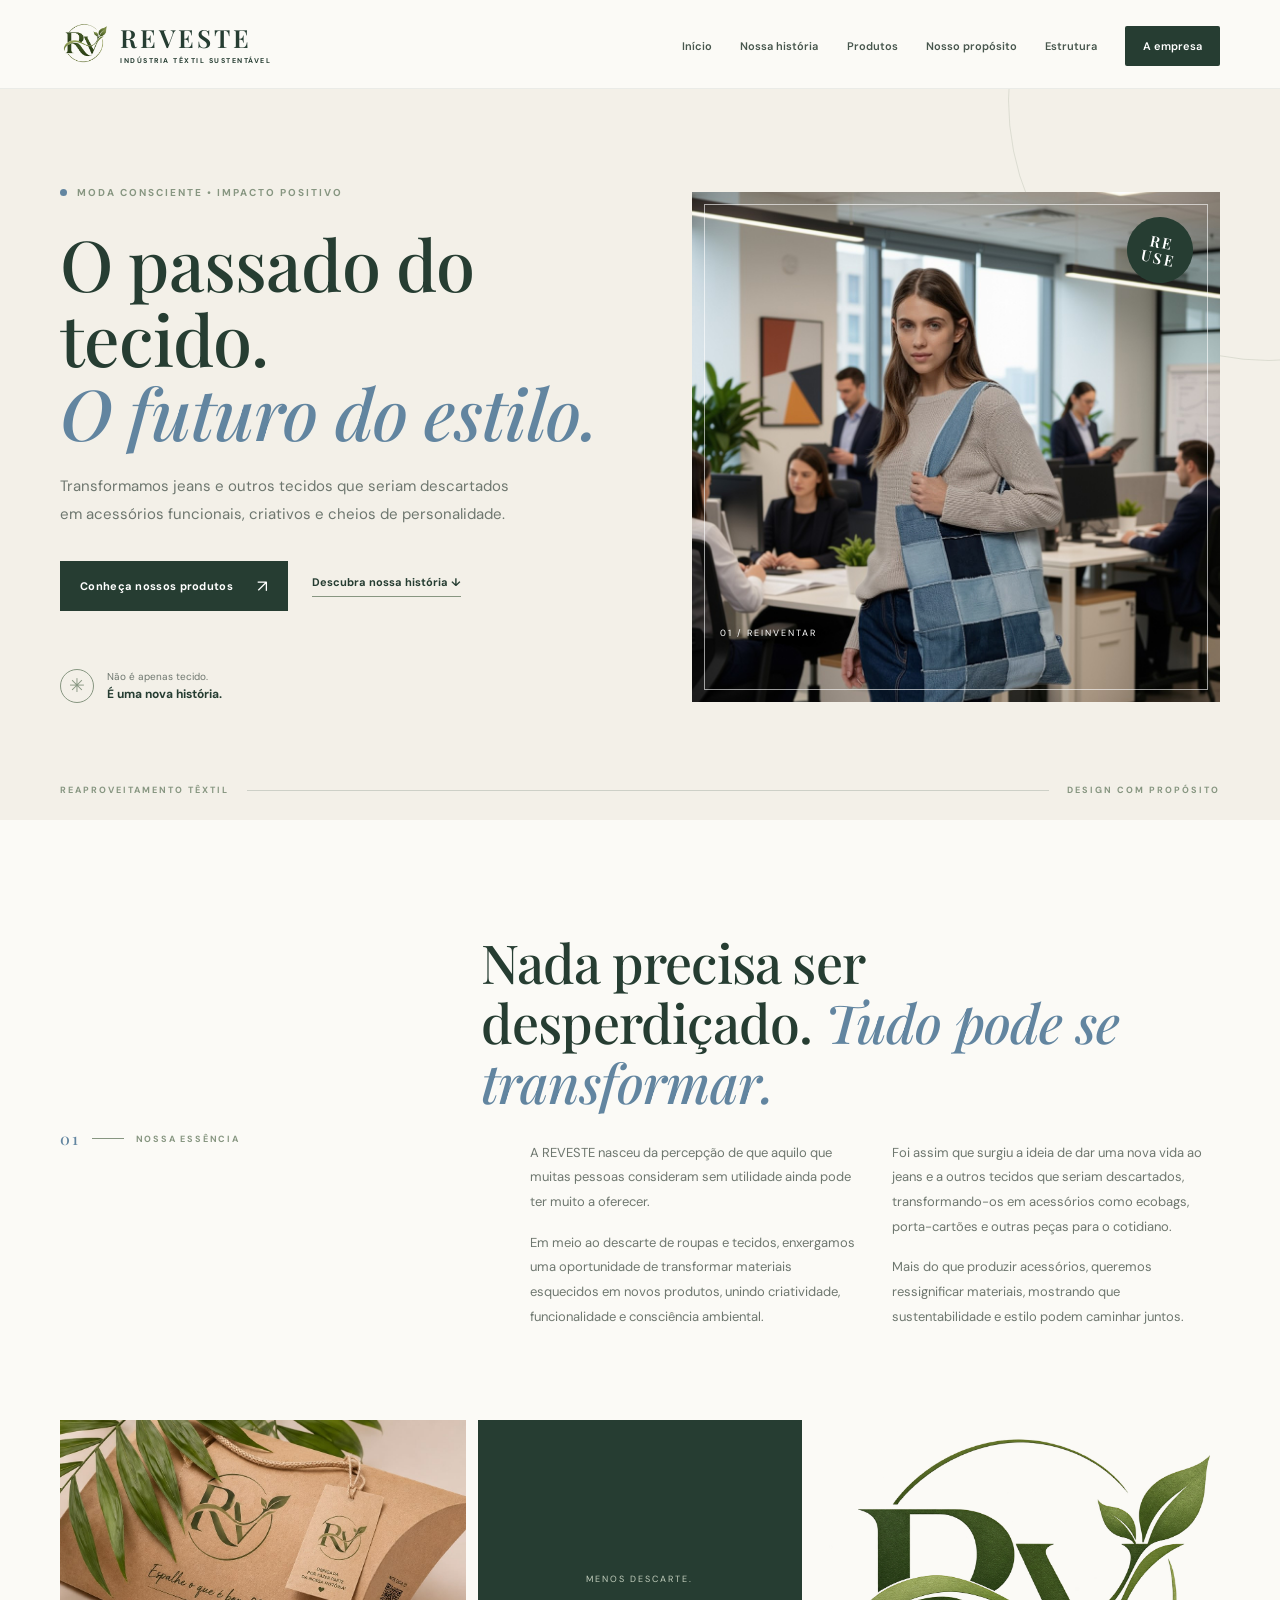
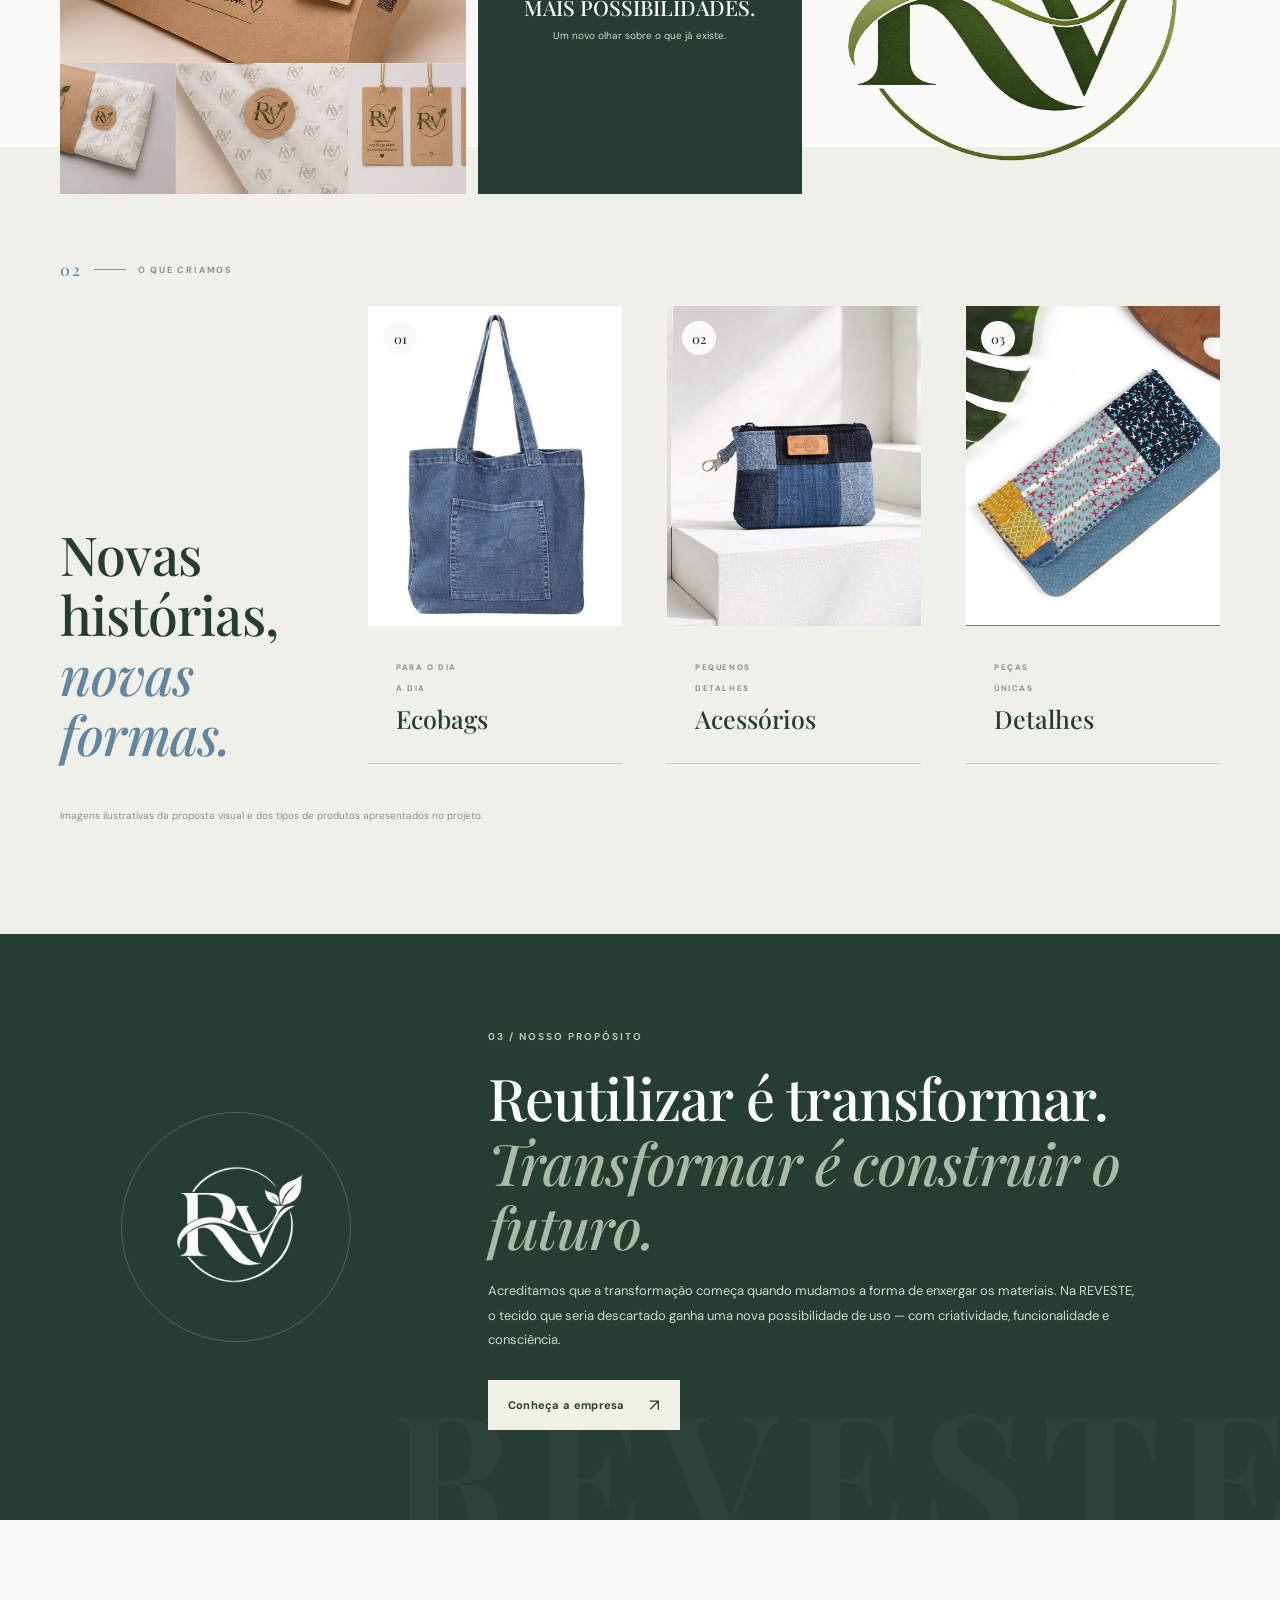
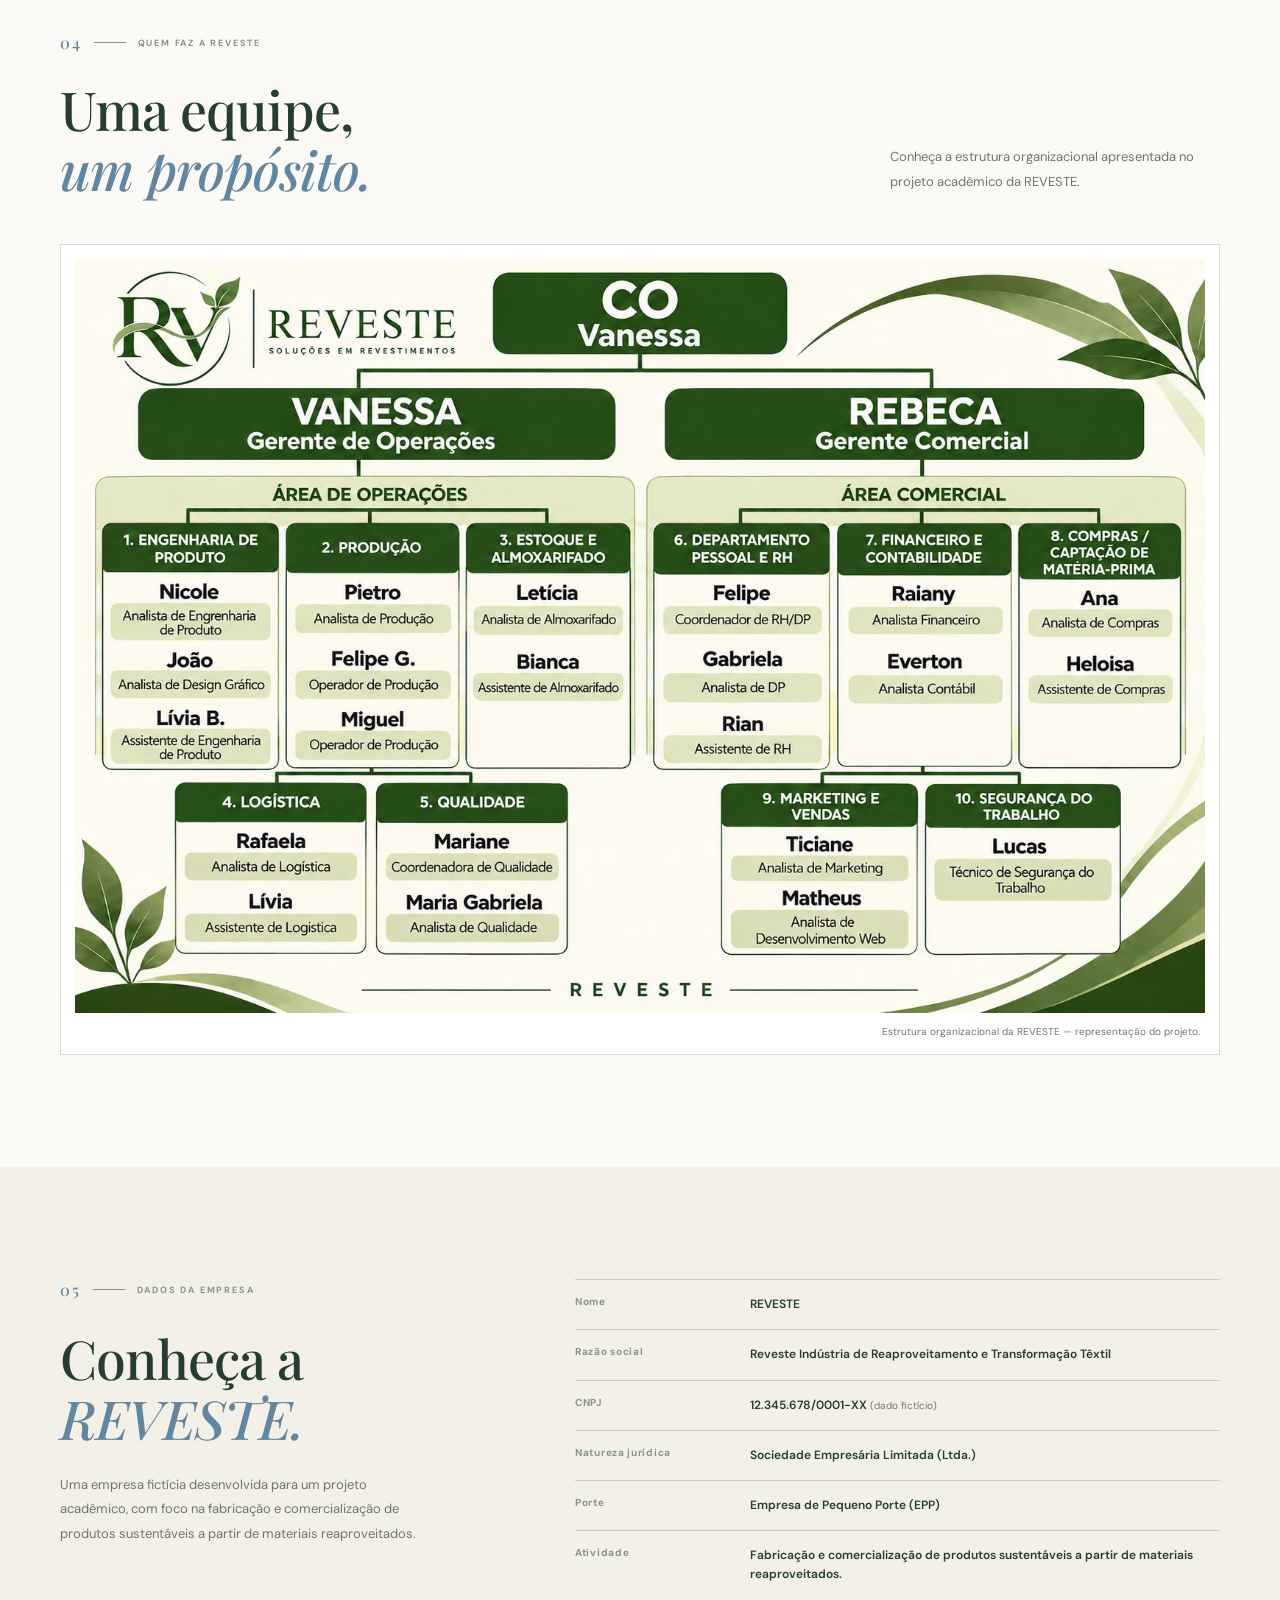
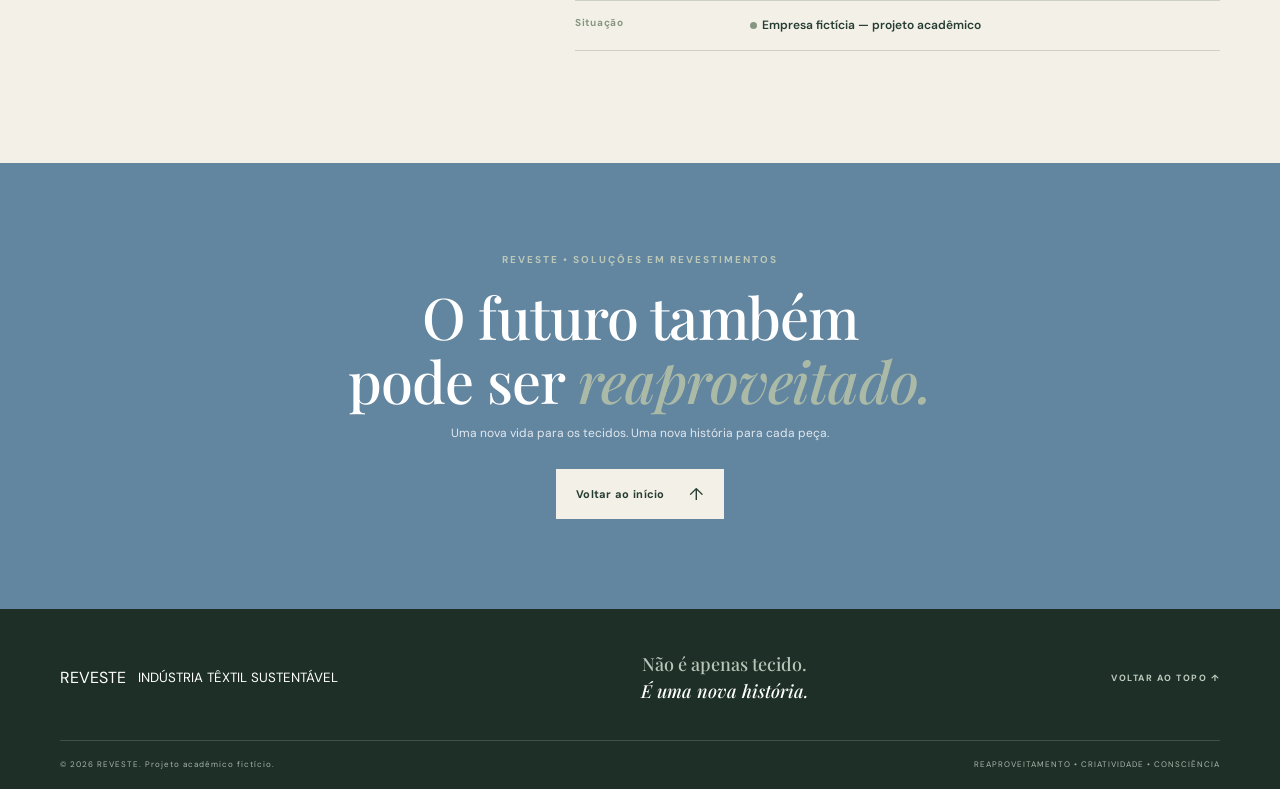
<file: reveste_entrega/index.html>
<!doctype html>
<html lang="pt-BR">
  <head>
    <meta charset="UTF-8" />
    <meta name="viewport" content="width=device-width, initial-scale=1" />
    <meta name="theme-color" content="#263D32" />
    <meta
      name="description"
      content="REVESTE — indústria de reaproveitamento e transformação têxtil."
    />
    <title>REVESTE | Não é apenas tecido. É uma nova história.</title>
    <link rel="preconnect" href="https://fonts.googleapis.com" />
    <link rel="preconnect" href="https://fonts.gstatic.com" crossorigin />
    <link
      href="https://fonts.googleapis.com/css2?family=DM+Sans:wght@400;500;600;700&family=Playfair+Display:ital,wght@0,500;0,600;1,500;1,600&display=swap"
      rel="stylesheet"
    />
    <link rel="stylesheet" href="css/style.css" />
  </head>
  <body>
    <header class="site-header">
      <nav class="navbar container" aria-label="Navegação principal">
        <a class="brand" href="#inicio"
          ><img
            src="imagens/marca-simbolo.png"
            alt=""
            class="brand-symbol"
          /><span class="brand-name"
            >REVESTE<small>INDÚSTRIA TÊXTIL SUSTENTÁVEL</small></span
          ></a
        >
        <button
          class="menu-toggle"
          aria-label="Abrir menu"
          aria-expanded="false"
          aria-controls="menu"
        >
          <span></span><span></span><span></span>
        </button>
        <ul class="menu" id="menu">
          <li><a href="#inicio">Início</a></li>
          <li><a href="#sobre">Nossa história</a></li>
          <li><a href="#produtos">Produtos</a></li>
          <li><a href="#impacto">Nosso propósito</a></li>
          <li><a href="#estrutura">Estrutura</a></li>
          <li><a class="menu-cta" href="#empresa">A empresa</a></li>
        </ul>
      </nav>
    </header>
    <main>
      <section class="hero" id="inicio">
        <div class="container hero-grid">
          <div class="hero-copy">
            <span class="eyebrow"
              ><i></i> MODA CONSCIENTE • IMPACTO POSITIVO</span
            >
            <h1>O passado do tecido.<br /><em>O futuro do estilo.</em></h1>
            <p>
              Transformamos jeans e outros tecidos que seriam descartados em
              acessórios funcionais, criativos e cheios de personalidade.
            </p>
            <div class="hero-actions">
              <a class="button button-dark" href="produtos.html"
                >Conheça nossos produtos <span>↗</span></a
              ><a class="text-link" href="#sobre">Descubra nossa história ↓</a>
            </div>
            <div class="hero-note">
              <span class="note-leaf">✳</span
              ><span
                >Não é apenas tecido.<br /><strong
                  >É uma nova história.</strong
                ></span
              >
            </div>
          </div>
          <div class="hero-visual">
            <img
              src="imagens/modelo-reveste.jpg"
              alt="Modelo usando bolsa confeccionada com tecidos reaproveitados"
            />
            <div class="visual-caption">
              <span>01 / REINVENTAR</span
              ><strong><br /></strong>
            </div>
            <div class="hero-stamp">RE<br />USE</div>
          </div>
        </div>
        <div class="hero-bottom container">
          <span>REAPROVEITAMENTO TÊXTIL</span><span class="line"></span
          ><span>DESIGN COM PROPÓSITO</span>
        </div>
      </section>
      <section class="intro section-pad" id="sobre">
        <div class="container intro-grid">
          <div class="section-kicker">
            <span>01</span><span class="kicker-line"></span
            ><span>NOSSA ESSÊNCIA</span>
          </div>
          <div class="intro-heading">
            <h2>
              Nada precisa ser desperdiçado. <em>Tudo pode se transformar.</em>
            </h2>
            <div class="intro-copy">
              <p>
                A REVESTE nasceu da percepção de que aquilo que muitas pessoas
                consideram sem utilidade ainda pode ter muito a oferecer.
              </p>
              <p>
                Em meio ao descarte de roupas e tecidos, enxergamos uma
                oportunidade de transformar materiais esquecidos em novos
                produtos, unindo criatividade, funcionalidade e consciência
                ambiental.
              </p>
              <p>
                Foi assim que surgiu a ideia de dar uma nova vida ao jeans e a
                outros tecidos que seriam descartados, transformando-os em
                acessórios como ecobags, porta-cartões e outras peças para o
                cotidiano.
              </p>
              <p>
                Mais do que produzir acessórios, queremos ressignificar
                materiais, mostrando que sustentabilidade e estilo podem
                caminhar juntos.
              </p>
            </div>
          </div>
        </div>
        <div class="container image-strip">
          <img
            src="imagens/embalagens-sustentaveis.jpg"
            alt="Referência visual de embalagens com materiais naturais"
          />
          <div class="strip-quote">
            <span>MENOS DESCARTE.</span><strong>MAIS POSSIBILIDADES.</strong
            ><small>Um novo olhar sobre o que já existe.</small>
          </div>
          <img src="imagens/marca-simbolo.png" alt="Símbolo da REVESTE" />
        </div>
      </section>
      <section class="products section-pad" id="produtos">
        <div class="container">
          <div class="section-kicker">
            <span>02</span><span class="kicker-line"></span
            ><span>O QUE CRIAMOS</span>
          </div>
          <div class="section-heading-row">
            <h2>Novas histórias,<br /><em>novas formas.</em></h2>
            <p></p>
            <article class="product-card">
              <div class="product-photo">
                <img
                  src="imagens/ecobag-jeans.jpg"
                  alt="Ecobag confeccionada em jeans reaproveitado"
                /><span class="product-number">01</span>
              </div>
              <div class="product-info">
                <div>
                  <span class="product-type">PARA O DIA A DIA</span>
                  <h3>Ecobags</h3>
                </div>
                </p>
              </div>
            </article>
            <article class="product-card">
              <div class="product-photo">
                <img
                  src="imagens/necessaire-jeans.jpg"
                  alt="Acessório confeccionado com jeans reaproveitado"
                /><span class="product-number">02</span>
              </div>
              <div class="product-info">
                <div>
                  <span class="product-type">PEQUENOS DETALHES</span>
                  <h3>Acessórios</h3>
                </div>
                <p>
              </div>
            </article>
            <article class="product-card">
              <div class="product-photo">
                <img
                  src="imagens/tecido-reaproveitado.jpg"
                  alt="Composição de tecidos reaproveitados"
                /><span class="product-number">03</span>
              </div>
              <div class="product-info">
                <div>
                  <span class="product-type">PEÇAS ÚNICAS</span>
                  <h3>Detalhes</h3>
                </div>
                </p>
              </div>
            </article>
          </div>
          <p class="product-disclaimer">
            Imagens ilustrativas da proposta visual e dos tipos de produtos
            apresentados no projeto.
          </p>
        </div>
      </section>
      <section class="purpose" id="impacto">
        <div class="container purpose-grid">
          <div class="purpose-mark">
            <img
              src="imagens/marca-simbolo-branco.png"
              alt="Símbolo da REVESTE"
            />
          </div>
          <div class="purpose-copy">
            <span class="eyebrow eyebrow-light">03 / NOSSO PROPÓSITO</span>
            <h2>
              Reutilizar é transformar.<br /><em
                >Transformar é construir o futuro.</em
              >
            </h2>
            <p>
              Acreditamos que a transformação começa quando mudamos a forma de
              enxergar os materiais. Na REVESTE, o tecido que seria descartado
              ganha uma nova possibilidade de uso — com criatividade,
              funcionalidade e consciência.
            </p>
            <a href="#empresa" class="button button-light"
              >Conheça a empresa <span>↗</span></a
            >
          </div>
        </div>
      </section>
      <section class="structure section-pad" id="estrutura">
        <div class="container">
          <div class="section-kicker">
            <span>04</span><span class="kicker-line"></span
            ><span>QUEM FAZ A REVESTE</span>
          </div>
          <div class="section-heading-row">
            <h2>Uma equipe,<br /><em>um propósito.</em></h2>
            <p>
              Conheça a estrutura organizacional apresentada no projeto
              acadêmico da REVESTE.
            </p>
          </div>
          <figure class="org-chart">
            <img
              src="imagens/organograma-reveste.jpeg"
              alt="Organograma da REVESTE com direção, gerências de operações e comercial e seus departamentos"
            />
            <figcaption>
              Estrutura organizacional da REVESTE — representação do projeto.
            </figcaption>
          </figure>
        </div>
      </section>
      <section class="company section-pad" id="empresa">
        <div class="container company-grid">
          <div>
            <div class="section-kicker">
              <span>05</span><span class="kicker-line"></span
              ><span>DADOS DA EMPRESA</span>
            </div>
            <h2>Conheça a<br /><em>REVESTE.</em></h2>
            <p class="company-lead">
              Uma empresa fictícia desenvolvida para um projeto acadêmico, com
              foco na fabricação e comercialização de produtos sustentáveis a
              partir de materiais reaproveitados.
            </p>
          </div>
          <dl class="company-data">
            <div>
              <dt>Nome</dt>
              <dd>REVESTE</dd>
            </div>
            <div>
              <dt>Razão social</dt>
              <dd>
                Reveste Indústria de Reaproveitamento e Transformação Têxtil
              </dd>
            </div>
            <div>
              <dt>CNPJ</dt>
              <dd>12.345.678/0001-XX <small>(dado fictício)</small></dd>
            </div>
            <div>
              <dt>Natureza jurídica</dt>
              <dd>Sociedade Empresária Limitada (Ltda.)</dd>
            </div>
            <div>
              <dt>Porte</dt>
              <dd>Empresa de Pequeno Porte (EPP)</dd>
            </div>
            <div>
              <dt>Atividade</dt>
              <dd>
                Fabricação e comercialização de produtos sustentáveis a partir
                de materiais reaproveitados.
              </dd>
            </div>
            <div>
              <dt>Situação</dt>
              <dd>
                <span class="status-dot"></span>Empresa fictícia — projeto
                acadêmico
              </dd>
            </div>
          </dl>
        </div>
      </section>
      <section class="contact-band" id="contato">
        <div class="container contact-inner">
          <span class="eyebrow eyebrow-light"
            >REVESTE • SOLUÇÕES EM REVESTIMENTOS</span
          >
          <h2>O futuro também<br />pode ser <em>reaproveitado.</em></h2>
          <p>
            Uma nova vida para os tecidos. Uma nova história para cada peça.
          </p>
          <a class="button button-light" href="#inicio"
            >Voltar ao início <span>↑</span></a
          >
        </div>
      </section>
    </main>
    <footer class="footer">
      <div class="container footer-top">
        <a class="brand brand-footer" href="#inicio"
            class="brand-name"
            >REVESTE<small>INDÚSTRIA TÊXTIL SUSTENTÁVEL</small></span
          ></a
        >
        <p>Não é apenas tecido.<br /><em>É uma nova história.</em></p>
        <a href="#inicio" class="back-top">VOLTAR AO TOPO ↑</a>
      </div>
      <div class="container footer-bottom">
        <span>© 2026 REVESTE. Projeto acadêmico fictício.</span
        ><span>REAPROVEITAMENTO • CRIATIVIDADE • CONSCIÊNCIA</span>
      </div>
    </footer>
    <script>
      const toggle = document.querySelector(".menu-toggle"),
        menu = document.querySelector(".menu");
      toggle.addEventListener("click", () => {
        const open = toggle.getAttribute("aria-expanded") === "true";
        toggle.setAttribute("aria-expanded", String(!open));
        toggle.setAttribute("aria-label", open ? "Abrir menu" : "Fechar menu");
        menu.classList.toggle("is-open", !open);
      });
      menu.querySelectorAll("a").forEach((a) =>
        a.addEventListener("click", () => {
          toggle.setAttribute("aria-expanded", "false");
          toggle.setAttribute("aria-label", "Abrir menu");
          menu.classList.remove("is-open");
        }),
      );
    </script>
  </body>
</html>
</file>
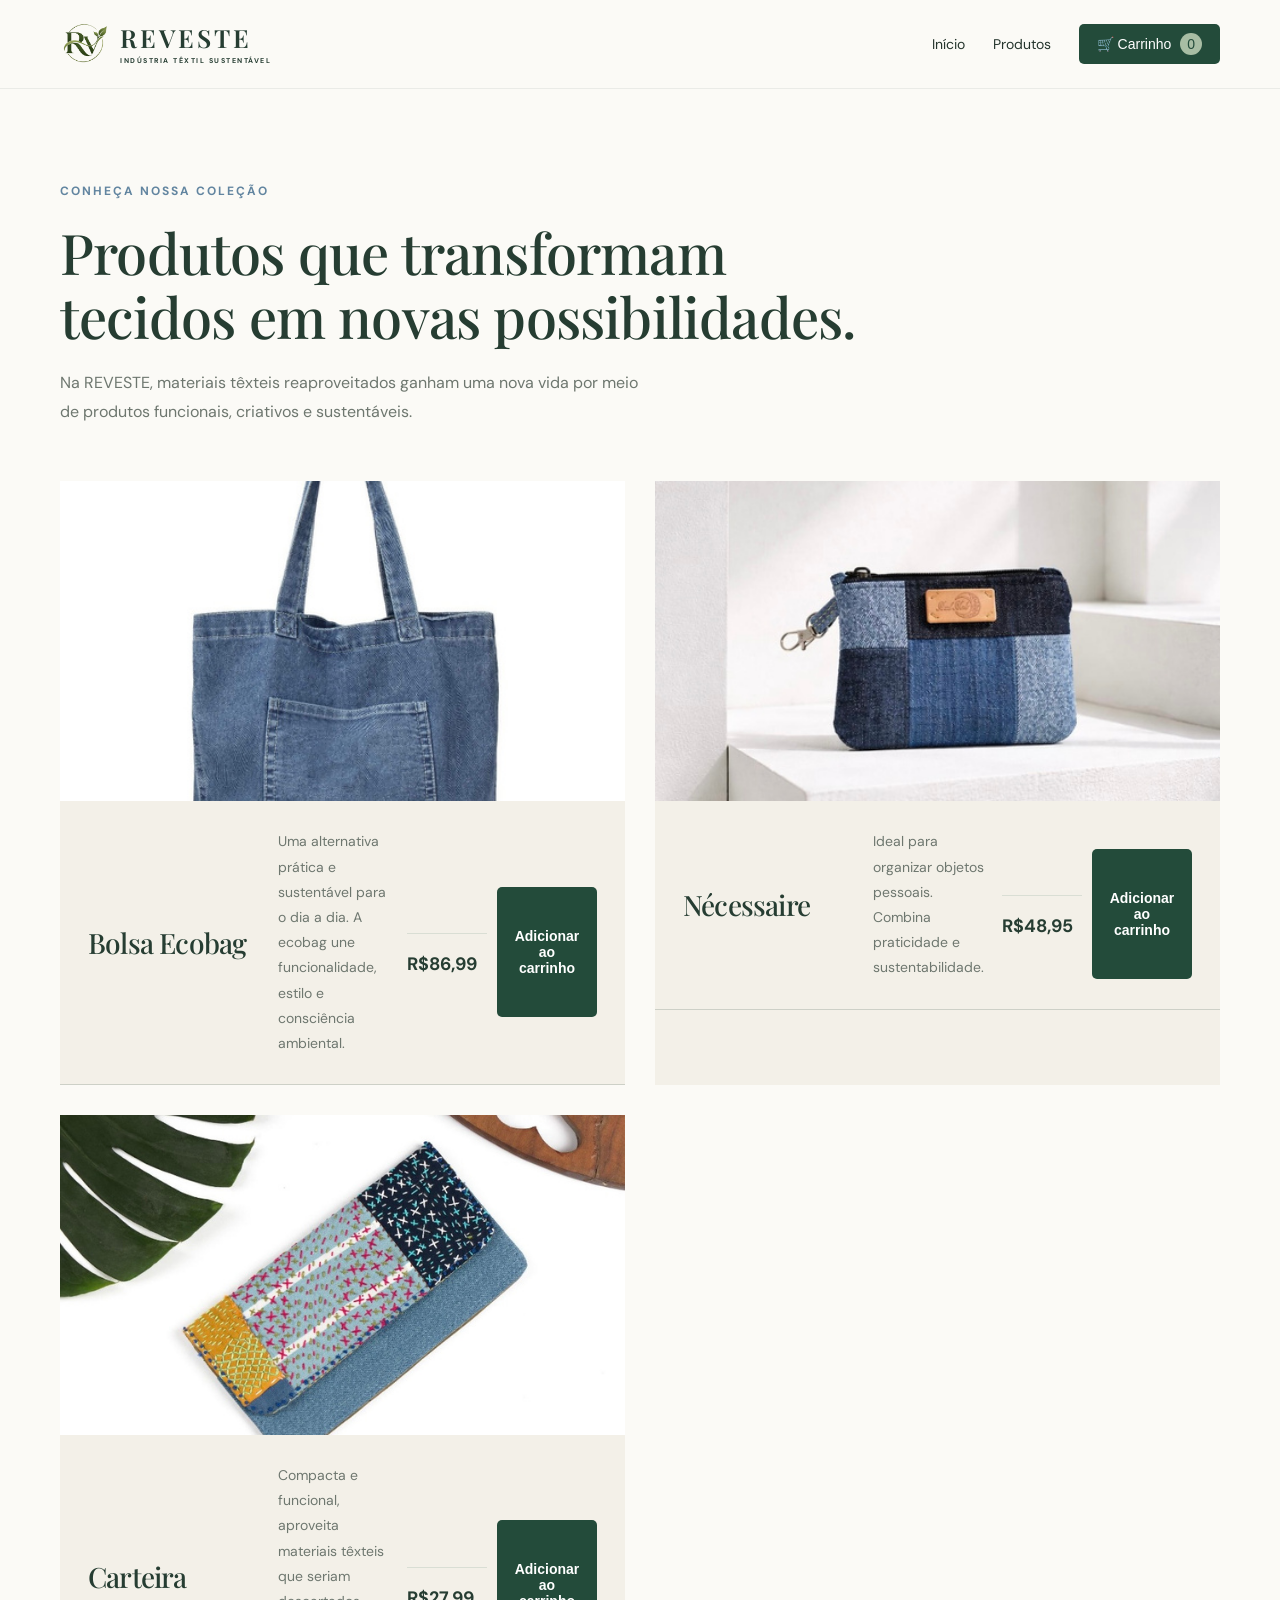
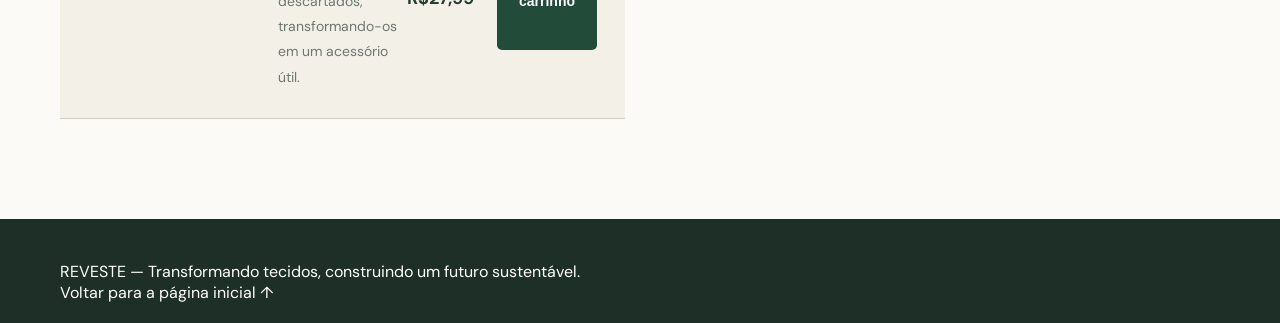
<file: reveste_entrega/produtos.html>
<!DOCTYPE html>
<html lang="pt-BR">

<head>
    <meta charset="UTF-8">
    <meta name="viewport" content="width=device-width, initial-scale=1.0">

    <title>REVESTE | Nossos Produtos</title>

    <link rel="stylesheet" href="css/style.css">
</head>

<body>

    <header class="site-header">

        <nav class="navbar container">

            <a class="brand" href="index.html">
                <img src="imagens/marca-simbolo.png"
                     class="brand-symbol" alt="REVESTE">

                <span class="brand-name">
                    REVESTE
                    <small>INDÚSTRIA TÊXTIL SUSTENTÁVEL</small>
                </span>
            </a>

            <div class="product-nav">
                <a href="index.html">Início</a>
                <a href="produtos.html">Produtos</a>

                <button class="cart-button" onclick="abrirCarrinho()">
                    🛒 Carrinho
                    <span id="cart-count">0</span>
                </button>
            </div>

        </nav>

    </header>


    <main class="products-page">

        <section class="products-intro container">

            <span class="eyebrow">CONHEÇA NOSSA COLEÇÃO</span>

            <h1>
                Produtos que transformam
                <br>tecidos em novas possibilidades.
            </h1>

            <p>
                Na REVESTE, materiais têxteis reaproveitados
                ganham uma nova vida por meio de produtos
                funcionais, criativos e sustentáveis.
            </p>

        </section>


        <section class="products-list container">

            <!-- ECOBAG -->

            <article class="product-item">

                <div class="product-photo">
                    <img src="imagens/ecobag-jeans.jpg"
                         alt="Bolsa ecobag REVESTE">
                </div>

                <div class="product-info">

                    <span class="product-category"></span>

                    <h2>Bolsa Ecobag</h2>

                    <p>
                        Uma alternativa prática e sustentável
                        para o dia a dia. A ecobag une
                        funcionalidade, estilo e consciência ambiental.
                    </p>

                    <div class="product-price">
                        <strong>R$86,99</strong>
                    </div>

                    <button class="add-cart"
                        onclick="adicionarCarrinho('Bolsa Ecobag')">
                        Adicionar ao carrinho
                    </button>

                </div>

            </article>


            <!-- NECESSAIRE -->

            <article class="product-item">

                <div class="product-photo">
                    <img src="imagens/necessaire-jeans.jpg"
                         alt="Nécessaire REVESTE">
                </div>

                <div class="product-info">

                    <span class="product-category"></span>

                    <h2>Nécessaire</h2>

                    <p>
                        Ideal para organizar objetos pessoais.
                        Combina praticidade e sustentabilidade.
                    </p>

                    <div class="product-price">
                        <strong>R$48,95</strong>
                    </div>

                    <button class="add-cart"
                        onclick="adicionarCarrinho('Nécessaire')">
                        Adicionar ao carrinho
                    </button>

                </div>

            </article>


            <!-- CARTEIRA -->

            <article class="product-item">

                <div class="product-photo">
                    <img src="imagens/tecido-reaproveitado.jpg"
                         alt="Carteira REVESTE">
                </div>

                <div class="product-info">

                    <span class="product-category"></span>

                    <h2>Carteira</h2>

                    <p>
                        Compacta e funcional, aproveita materiais
                        têxteis que seriam descartados,
                        transformando-os em um acessório útil.
                    </p>

                    <div class="product-price">
                        <strong>R$27,99</strong>
                    </div>

                    <button class="add-cart"
                        onclick="adicionarCarrinho('Carteira')">
                        Adicionar ao carrinho
                    </button>

                </div>

            </article>

        </section>

    </main>


    <!-- FUNDO ESCURO DO CARRINHO -->

    <div id="cart-overlay" onclick="fecharCarrinho()"></div>


    <!-- CARRINHO LATERAL -->

    <aside id="cart-panel">

        <div class="cart-header">

            <h2>Meu carrinho</h2>

            <button onclick="fecharCarrinho()" class="close-cart">
                ✕
            </button>

        </div>

        <div id="cart-items">

            <p class="empty-cart">
                Seu carrinho está vazio.
            </p>

        </div>

<div class="cart-footer">

    <p id="cart-total">
        Total: A combinar
    </p>

    <button class="checkout-button"
        onclick="abrirCheckout()">
        Finalizar compra
    </button>

</div>

    </aside>


<!-- TELA DE FINALIZAÇÃO DA COMPRA -->

<div id="checkout-overlay">

    <div class="checkout-box">

        <div class="checkout-header">
            <div>
                <span class="eyebrow">REVESTE</span>
                <h2>Finalizar pedido</h2>
                <p>Preencha seus dados para concluir sua compra.</p>
            </div>

            <button class="close-cart" onclick="fecharCheckout()">
                ✕
            </button>
        </div>

        <form id="checkout-form">

            <h3>Dados pessoais</h3>

            <label for="cliente-nome">Nome completo</label>
            <input
                type="text"
                id="cliente-nome"
                placeholder="Digite seu nome"
                required
            >

            <label for="cliente-telefone">Telefone</label>
            <input
                type="tel"
                id="cliente-telefone"
                placeholder="(00) 00000-0000"
                required
            >

            <h3>Endereço de entrega</h3>

            <label for="cliente-cep">CEP</label>
            <input
                type="text"
                id="cliente-cep"
                placeholder="00000-000"
                required
            >

            <label for="cliente-rua">Rua / Avenida</label>
            <input
                type="text"
                id="cliente-rua"
                placeholder="Nome da rua"
                required
            >

            <div class="checkout-fields">

                <div>
                    <label for="cliente-numero">Número</label>
                    <input
                        type="text"
                        id="cliente-numero"
                        placeholder="Nº"
                        required
                    >
                </div>

                <div>
                    <label for="cliente-complemento">Complemento</label>
                    <input
                        type="text"
                        id="cliente-complemento"
                        placeholder="Apartamento, casa..."
                    >
                </div>

            </div>

            <label for="cliente-bairro">Bairro</label>
            <input
                type="text"
                id="cliente-bairro"
                placeholder="Seu bairro"
                required
            >

            <label for="cliente-cidade">Cidade</label>
            <input
                type="text"
                id="cliente-cidade"
                placeholder="Sua cidade"
                required
            >

            <label for="cliente-estado">Estado</label>
            <select id="cliente-estado" required>
                <option value="">Selecione seu estado</option>
                <option value="MG">Minas Gerais</option>
                <option value="SP">São Paulo</option>
                <option value="RJ">Rio de Janeiro</option>
                <option value="ES">Espírito Santo</option>
                <option value="PR">Paraná</option>
                <option value="SC">Santa Catarina</option>
                <option value="RS">Rio Grande do Sul</option>
                <option value="BA">Bahia</option>
                <option value="GO">Goiás</option>
                <option value="DF">Distrito Federal</option>
                <option value="Outro">Outro estado</option>
            </select>

            <h3>Forma de pagamento</h3>

            <label for="forma-pagamento">Selecione uma opção</label>

            <select id="forma-pagamento" required>
                <option value="">Escolha como deseja pagar</option>
                <option value="Pix">Pix</option>
                <option value="Cartão de crédito">Cartão de crédito</option>
                <option value="Cartão de débito">Cartão de débito</option>
                <option value="Dinheiro">Dinheiro</option>
            </select>

            <div class="checkout-summary">
                <h3>Resumo do pedido</h3>
                <div id="checkout-summary-items"></div>
                <p>Valores: a combinar com a loja.</p>
            </div>

            <button type="submit" class="checkout-button">
                Confirmar pedido
            </button>

        </form>

    </div>

</div>


<!-- MENSAGEM DE COMPRA CONCLUÍDA -->

<div id="success-overlay">

    <div class="success-box">

        <div class="success-icon">✓</div>

        <h2>Muito obrigado pela sua compra!</h2>

        <p>
            Seu pedido foi recebido com sucesso.
            Agradecemos por escolher a REVESTE e apoiar
            uma moda mais sustentável.
        </p>

        <button onclick="voltarParaLoja()" class="checkout-button">
            Continuar comprando
        </button>

    </div>

</div>


    <footer class="footer">

        <div class="container">

            <p>
                REVESTE — Transformando tecidos,
                construindo um futuro sustentável.
            </p>

            <a href="index.html">
                Voltar para a página inicial ↑
            </a>

        </div>

    </footer>


    <script src="script.js"></script>

</body>
</html>
</file>
<file: reveste_entrega/css/style.css>
@import url("https://fonts.googleapis.com/css2?family=DM+Sans:wght@400;500;600;700&family=Playfair+Display:ital,wght@0,500;0,600;1,500;1,600&display=swap");
:root {
  --forest: #263d32;
  --blue: #6285a0;
  --sage: #879681;
  --cream: #f3f0e8;
  --paper: #fbfaf6;
  --ink: #25352d;
  --muted: #6e776f;
  --line: rgba(38, 61, 50, 0.18);
}
* {
  box-sizing: border-box;
  margin: 0;
  padding: 0;
}
html {
  scroll-behavior: smooth;
  scroll-padding-top: 90px;
}
body {
  font-family: "DM Sans", sans-serif;
  background: var(--paper);
  color: var(--ink);
  -webkit-font-smoothing: antialiased;
}
img {
  display: block;
  max-width: 100%;
}
a {
  color: inherit;
  text-decoration: none;
}
.container {
  width: min(1160px, calc(100% - 64px));
  margin-inline: auto;
}
.site-header {
  position: sticky;
  top: 0;
  z-index: 20;
  background: rgba(251, 250, 246, 0.95);
  backdrop-filter: blur(14px);
  border-bottom: 1px solid rgba(38, 61, 50, 0.08);
}
.navbar {
  min-height: 88px;
  display: flex;
  align-items: center;
  justify-content: space-between;
  gap: 28px;
}
.brand {
  display: inline-flex;
  align-items: center;
  gap: 12px;
  flex-shrink: 0;
}
.brand-symbol {
  width: 48px;
  height: 48px;
  object-fit: contain;
}
.brand-name {
  color: var(--forest);
  font:
    600 25px/1 "Playfair Display",
    serif;
  letter-spacing: 3px;
}
.brand-name small {
  display: block;
  margin-top: 7px;
  font:
    700 7px/1 "DM Sans",
    sans-serif;
  letter-spacing: 1.5px;
}
.menu {
  display: flex;
  align-items: center;
  gap: clamp(14px, 2.2vw, 30px);
  list-style: none;
}
.menu a {
  font-size: 11px;
  font-weight: 600;
  color: #47564d;
  transition: color 0.2s;
}
.menu a:hover {
  color: var(--blue);
}
.menu .menu-cta {
  background: var(--forest);
  color: white;
  padding: 13px 18px;
  border-radius: 2px;
}
.menu .menu-cta:hover {
  background: var(--blue);
  color: white;
}
.menu-toggle {
  display: none;
  border: 0;
  background: none;
  cursor: pointer;
}
.hero {
  position: relative;
  overflow: hidden;
  background: var(--cream);
  padding: 66px 0 24px;
}
.hero:before {
  content: "";
  position: absolute;
  width: 520px;
  height: 520px;
  border: 1px solid rgba(135, 150, 129, 0.22);
  border-radius: 50%;
  right: -250px;
  top: -250px;
}
.hero-grid {
  display: grid;
  grid-template-columns: 1.03fr 0.97fr;
  align-items: center;
  gap: 72px;
}
.hero-copy {
  padding: 25px 0 35px;
}
.eyebrow {
  display: inline-flex;
  align-items: center;
  gap: 10px;
  color: var(--sage);
  font-size: 10px;
  font-weight: 700;
  letter-spacing: 2px;
}
.eyebrow i {
  width: 7px;
  height: 7px;
  background: var(--blue);
  border-radius: 50%;
}
h1,
h2 {
  font-family: "Playfair Display", serif;
  font-weight: 500;
  letter-spacing: -0.8px;
}
.hero h1 {
  margin: 25px 0 22px;
  font-size: clamp(48px, 5.5vw, 72px);
  line-height: 1.06;
  color: var(--forest);
}
h1 em,
h2 em {
  color: var(--blue);
  font-weight: 500;
}
.hero-copy > p {
  max-width: 470px;
  color: var(--muted);
  font-size: 15px;
  line-height: 1.9;
}
.hero-actions {
  display: flex;
  align-items: center;
  gap: 24px;
  flex-wrap: wrap;
  margin-top: 32px;
}
.button {
  min-height: 50px;
  display: inline-flex;
  align-items: center;
  justify-content: center;
  gap: 24px;
  padding: 0 20px;
  font-size: 11px;
  font-weight: 700;
  letter-spacing: 0.3px;
  transition:
    transform 0.2s,
    background 0.2s;
}
.button:hover {
  transform: translateY(-3px);
}
.button-dark {
  color: white;
  background: var(--forest);
}
.button-dark:hover {
  background: var(--blue);
}
.button span {
  font-size: 17px;
  font-weight: 400;
}
.text-link {
  color: var(--forest);
  font-size: 11px;
  font-weight: 700;
  border-bottom: 1px solid var(--sage);
  padding-bottom: 7px;
}
.hero-note {
  display: flex;
  align-items: center;
  gap: 13px;
  margin-top: 58px;
  color: var(--muted);
  font-size: 10px;
  line-height: 1.6;
}
.hero-note strong {
  color: var(--forest);
  font-size: 12px;
}
.note-leaf {
  display: grid;
  place-items: center;
  width: 34px;
  height: 34px;
  border: 1px solid var(--sage);
  border-radius: 50%;
  color: var(--sage);
  font-size: 19px;
}
.hero-visual {
  height: 510px;
  position: relative;
  background: #d9ded4;
  overflow: hidden;
}
.hero-visual > img {
  width: 100%;
  height: 100%;
  object-fit: cover;
  object-position: center 30%;
}
.hero-visual:after {
  content: "";
  position: absolute;
  inset: 12px;
  border: 1px solid rgba(255, 255, 255, 0.6);
  pointer-events: none;
}
.visual-caption {
  position: absolute;
  bottom: 28px;
  left: 28px;
  z-index: 2;
  color: white;
  text-shadow: 0 2px 12px rgba(0, 0, 0, 0.35);
}
.visual-caption span {
  display: block;
  font-size: 9px;
  letter-spacing: 2px;
  margin-bottom: 8px;
}
.visual-caption strong {
  font:
    500 22px/1.2 "Playfair Display",
    serif;
}
.hero-stamp {
  position: absolute;
  right: 27px;
  top: 25px;
  z-index: 2;
  display: grid;
  place-items: center;
  width: 66px;
  height: 66px;
  border-radius: 50%;
  background: var(--forest);
  color: white;
  font:
    600 15px/1.1 "Playfair Display",
    serif;
  text-align: center;
  letter-spacing: 2px;
  transform: rotate(12deg);
}
.hero-bottom {
  display: flex;
  align-items: center;
  gap: 18px;
  margin-top: 45px;
  color: var(--sage);
  font-size: 9px;
  letter-spacing: 2px;
  font-weight: 700;
}
.hero-bottom .line {
  height: 1px;
  background: var(--line);
  flex: 1;
}
.section-pad {
  padding: 112px 0;
}
.intro {
  background: var(--paper);
}
.intro-grid {
  display: grid;
  grid-template-columns: 0.65fr 1.35fr;
  gap: 65px;
}
.section-kicker {
  display: flex;
  align-items: center;
  gap: 12px;
  color: var(--sage);
  font-size: 9px;
  font-weight: 700;
  letter-spacing: 1.8px;
}
.section-kicker > span:first-child {
  color: var(--blue);
  font:
    500 16px "Playfair Display",
    serif;
}
.kicker-line {
  width: 32px;
  height: 1px;
  background: var(--sage);
}
.intro-heading h2,
.section-heading-row h2,
.company h2 {
  max-width: 650px;
  font-size: clamp(38px, 4.2vw, 54px);
  line-height: 1.12;
  color: var(--forest);
}
.intro-copy {
  max-width: 690px;
  margin: 28px 0 0 auto;
  columns: 2;
  column-gap: 34px;
}
.intro-copy p {
  break-inside: avoid;
  margin-bottom: 16px;
  color: var(--muted);
  font-size: 13px;
  line-height: 1.9;
}
.image-strip {
  display: grid;
  grid-template-columns: 1fr 0.8fr 1fr;
  align-items: stretch;
  gap: 12px;
  margin-top: 75px;
  height: 215px;
}
.image-strip img {
  width: 100%;
  height: 100%;
  object-fit: cover;
}
.strip-quote {
  background: var(--forest);
  display: flex;
  flex-direction: column;
  justify-content: center;
  align-items: center;
  text-align: center;
  color: white;
  padding: 20px;
}
.strip-quote span {
  color: #c2cebd;
  font-size: 9px;
  letter-spacing: 2px;
}
.strip-quote strong {
  margin: 8px 0;
  font:
    500 21px "Playfair Display",
    serif;
}
.strip-quote small {
  color: #d0d7cf;
  font-size: 10px;
}
.products {
  background: #eef0e9;
}
.section-heading-row {
  display: flex;
  align-items: end;
  justify-content: space-between;
  gap: 45px;
  margin: 26px 0 45px;
}
.section-heading-row > p {
  max-width: 330px;
  margin-bottom: 5px;
  color: var(--muted);
  font-size: 13px;
  line-height: 1.9;
}
.product-grid {
  display: grid;
  grid-template-columns: repeat(3, 1fr);
  gap: 22px;
}
.product-card {
  min-width: 0;
}
.product-photo {
  position: relative;
  height: 345px;
  overflow: hidden;
  background: #dce0d8;
}
.product-photo img {
  width: 100%;
  height: 100%;
  object-fit: cover;
  transition: transform 0.5s;
}
.product-card:hover .product-photo img {
  transform: scale(1.04);
}
.product-number {
  position: absolute;
  top: 15px;
  left: 15px;
  display: grid;
  place-items: center;
  width: 34px;
  height: 34px;
  border-radius: 50%;
  background: var(--paper);
  color: var(--forest);
  font:
    500 13px "Playfair Display",
    serif;
}
.product-info {
  display: flex;
  justify-content: space-between;
  gap: 20px;
  padding: 21px 2px 20px;
  border-bottom: 1px solid var(--line);
}
.product-type {
  color: var(--sage);
  font-size: 8px;
  font-weight: 700;
  letter-spacing: 1.6px;
}
.product-info h3 {
  margin-top: 6px;
  color: var(--forest);
  font:
    500 25px "Playfair Display",
    serif;
}
.product-info p {
  max-width: 180px;
  color: var(--muted);
  font-size: 11px;
  line-height: 1.7;
}
.product-disclaimer {
  margin-top: 18px;
  color: #8a938b;
  font-size: 10px;
}
.purpose {
  position: relative;
  overflow: hidden;
  padding: 90px 0;
  background: var(--forest);
  color: white;
}
.purpose:after {
  content: "REVESTE";
  position: absolute;
  right: -25px;
  bottom: -70px;
  color: rgba(255, 255, 255, 0.035);
  font:
    700 180px "Playfair Display",
    serif;
  letter-spacing: 15px;
}
.purpose-grid {
  position: relative;
  z-index: 1;
  display: grid;
  grid-template-columns: 0.65fr 1.35fr;
  align-items: center;
  gap: 75px;
}
.purpose-mark {
  display: grid;
  place-items: center;
  min-height: 230px;
  border: 1px solid rgba(255, 255, 255, 0.2);
  border-radius: 50%;
  width: 230px;
  height: 230px;
  margin: auto;
}
.purpose-mark img {
  width: 135px;
  height: 135px;
  object-fit: contain;
}
.eyebrow-light {
  color: #bbc8b8;
}
.purpose h2,
.contact-band h2 {
  margin: 20px 0;
  color: white;
  font-size: clamp(38px, 4.5vw, 58px);
  line-height: 1.12;
}
.purpose h2 em,
.contact-band h2 em {
  color: #aabaa7;
}
.purpose-copy > p {
  max-width: 650px;
  color: #d1d8d0;
  font-size: 13px;
  line-height: 1.9;
}
.button-light {
  margin-top: 27px;
  background: var(--cream);
  color: var(--forest);
}
.button-light:hover {
  background: white;
}
.structure {
  background: var(--paper);
}
.structure-heading {
  margin-bottom: 34px;
}
.org-chart {
  padding: 14px;
  background: white;
  border: 1px solid var(--line);
}
.org-chart img {
  width: 100%;
  height: auto;
}
.org-chart figcaption {
  padding: 12px 5px 2px;
  color: var(--muted);
  font-size: 10px;
  text-align: right;
}
.company {
  background: var(--cream);
}
.company-grid {
  display: grid;
  grid-template-columns: 0.8fr 1.2fr;
  gap: 85px;
}
.company h2 {
  margin-top: 28px;
}
.company-lead {
  max-width: 360px;
  margin-top: 24px;
  color: var(--muted);
  font-size: 13px;
  line-height: 1.9;
}
.company-data {
  border-top: 1px solid var(--line);
}
.company-data > div {
  display: grid;
  grid-template-columns: 155px 1fr;
  gap: 20px;
  padding: 15px 0;
  border-bottom: 1px solid var(--line);
}
.company-data dt {
  color: var(--sage);
  font-size: 10px;
  font-weight: 700;
  letter-spacing: 0.7px;
}
.company-data dd {
  color: var(--forest);
  font-size: 12px;
  line-height: 1.6;
  font-weight: 600;
}
.company-data dd small {
  color: var(--muted);
  font-size: 10px;
  font-weight: 400;
}
.status-dot {
  display: inline-block;
  width: 7px;
  height: 7px;
  margin-right: 5px;
  border-radius: 50%;
  background: var(--sage);
}
.contact-band {
  padding: 90px 0;
  text-align: center;
  background: var(--blue);
  color: white;
}
.contact-inner {
  display: flex;
  flex-direction: column;
  align-items: center;
}
.contact-band h2 {
  margin: 18px 0 12px;
}
.contact-band > .container > p {
  color: rgba(255, 255, 255, 0.82);
  font-size: 12px;
}
.contact-band .button {
  margin-top: 28px;
}
.footer {
  background: #1d2f27;
  color: white;
  padding: 42px 0 20px;
}
.footer-top {
  display: flex;
  justify-content: space-between;
  align-items: center;
  gap: 25px;
  padding-bottom: 35px;
}
.brand-footer .brand-name {
  color: white;
}
.brand-footer .brand-symbol {
  filter: brightness(0) invert(1);
  opacity: 0.9;
}
.footer-top > p {
  color: #b8c4b8;
  font:
    500 18px/1.5 "Playfair Display",
    serif;
  text-align: center;
}
.footer-top > p em {
  color: white;
}
.back-top {
  color: #c0ccbf;
  font-size: 9px;
  font-weight: 700;
  letter-spacing: 1.5px;
}
.footer-bottom {
  display: flex;
  justify-content: space-between;
  gap: 20px;
  padding-top: 18px;
  border-top: 1px solid rgba(255, 255, 255, 0.16);
  color: #aab7ab;
  font-size: 8px;
  letter-spacing: 1px;
}
@media (max-width: 900px) {
  .container {
    width: min(100% - 44px, 720px);
  }
  .navbar {
    min-height: 76px;
  }
  .menu {
    gap: 12px;
  }
  .menu a {
    font-size: 9px;
  }
  .menu .menu-cta {
    padding: 11px 12px;
  }
  .hero-grid {
    gap: 35px;
  }
  .hero-visual {
    height: 440px;
  }
  .hero h1 {
    font-size: 50px;
  }
  .intro-grid,
  .purpose-grid {
    gap: 38px;
  }
  .product-photo {
    height: 280px;
  }
  .product-info {
    flex-direction: column;
    gap: 9px;
  }
  .product-info p {
    max-width: none;
  }
}
@media (max-width: 680px) {
  html {
    scroll-padding-top: 72px;
  }
  .container {
    width: calc(100% - 38px);
  }
  .navbar {
    min-height: 72px;
  }
  .brand-symbol {
    width: 40px;
    height: 40px;
  }
  .brand-name {
    font-size: 22px;
  }
  .menu-toggle {
    display: flex;
    flex-direction: column;
    gap: 5px;
    padding: 10px;
  }
  .menu-toggle span {
    width: 23px;
    height: 2px;
    background: var(--forest);
  }
  .menu {
    position: absolute;
    top: 71px;
    left: 0;
    right: 0;
    display: none;
    flex-direction: column;
    align-items: stretch;
    gap: 0;
    padding: 10px 19px 18px;
    background: var(--paper);
    border-bottom: 1px solid var(--line);
    box-shadow: 0 15px 25px rgba(30, 48, 40, 0.08);
  }
  .menu.is-open {
    display: flex;
  }
  .menu li a {
    display: block;
    padding: 13px 5px;
    font-size: 12px;
  }
  .menu .menu-cta {
    margin-top: 7px;
    text-align: center;
  }
  .hero {
    padding-top: 34px;
  }
  .hero-grid {
    grid-template-columns: 1fr;
    gap: 30px;
  }
  .hero-copy {
    padding: 10px 0 0;
  }
  .hero h1 {
    margin: 20px 0 16px;
    font-size: clamp(43px, 12vw, 58px);
  }
  .hero-copy > p {
    font-size: 13px;
  }
  .hero-actions {
    gap: 17px;
    margin-top: 24px;
  }
  .button {
    min-height: 47px;
    padding-inline: 15px;
    gap: 14px;
  }
  .hero-note {
    margin-top: 30px;
  }
  .hero-visual {
    height: 390px;
  }
  .hero-bottom {
    margin-top: 25px;
    gap: 9px;
    font-size: 7px;
    letter-spacing: 1px;
  }
  .section-pad {
    padding: 76px 0;
  }
  .intro-grid {
    grid-template-columns: 1fr;
    gap: 25px;
  }
  .intro-heading h2,
  .section-heading-row h2,
  .company h2 {
    font-size: 40px;
  }
  .intro-copy {
    columns: 1;
    margin-top: 22px;
  }
  .intro-copy p {
    font-size: 12px;
  }
  .image-strip {
    height: auto;
    grid-template-columns: 1fr 1fr;
    margin-top: 40px;
    gap: 8px;
  }
  .image-strip img {
    height: 150px;
  }
  .strip-quote {
    grid-column: 1/-1;
    grid-row: 1;
    min-height: 135px;
  }
  .section-heading-row {
    display: block;
    margin: 20px 0 30px;
  }
  .section-heading-row > p {
    margin-top: 17px;
    font-size: 12px;
  }
  .product-grid {
    grid-template-columns: 1fr;
    gap: 30px;
  }
  .product-photo {
    height: 330px;
  }
  .product-info {
    flex-direction: row;
  }
  .product-info p {
    max-width: 48%;
  }
  .purpose {
    padding: 70px 0;
  }
  .purpose-grid {
    grid-template-columns: 1fr;
    gap: 32px;
  }
  .purpose-mark {
    width: 150px;
    height: 150px;
    min-height: 150px;
  }
  .purpose-mark img {
    width: 90px;
    height: 90px;
  }
  .purpose h2,
  .contact-band h2 {
    font-size: 40px;
  }
  .structure-heading {
    margin-bottom: 25px;
  }
  .org-chart {
    padding: 6px;
  }
  .company-grid {
    grid-template-columns: 1fr;
    gap: 35px;
  }
  .company-data > div {
    grid-template-columns: 115px 1fr;
    gap: 12px;
  }
  .company-data dt {
    font-size: 9px;
  }
  .company-data dd {
    font-size: 11px;
  }
  .contact-band {
    padding: 70px 0;
  }
  .footer-top {
    flex-direction: column;
    text-align: center;
    padding-bottom: 25px;
  }
  .footer-top > p {
    font-size: 16px;
  }
  .footer-bottom {
    flex-direction: column;
    align-items: center;
    text-align: center;
    line-height: 1.6;
  }
}
@media (prefers-reduced-motion: reduce) {
  *,
  *::before,
  *::after {
    scroll-behavior: auto !important;
    transition-duration: 0.01ms !important;
  }
}
html,
body {
  width: 100%;
  max-width: 100%;
  overflow-x: hidden;
}

* {
  box-sizing: border-box;
}

img {
  max-width: 100%;
}

/* PÁGINA DE PRODUTOS */

.products-page {
    background: #FBFAF6;
    min-height: 100vh;
}

.product-nav {
    display: flex;
    align-items: center;
    gap: 28px;
}

.product-nav > a:not(.button) {
    color: #25352D;
    text-decoration: none;
    font-size: 14px;
}

.products-intro {
    padding-top: 90px;
    padding-bottom: 55px;
}

.products-intro .eyebrow,
.product-category {
    color: #6285A0;
    font-size: 12px;
    font-weight: 700;
    letter-spacing: 2px;
}

.products-intro h1 {
    color: #263D32;
    font-family: 'Playfair Display', serif;
    font-size: clamp(34px, 5vw, 56px);
    line-height: 1.15;
    margin: 20px 0;
}

.products-intro p {
    color: #6E776F;
    max-width: 600px;
    line-height: 1.8;
}

.products-list {
    display: grid;
    grid-template-columns: repeat(2, minmax(0, 1fr));
    gap: 30px;
    padding-bottom: 100px;
}

.product-item {
    background: #F3F0E8;
    overflow: hidden;
}

.product-photo {
    width: 100%;
    height: 320px;
    overflow: hidden;
    background: #D9DED4;
}

.product-photo img {
    width: 100%;
    height: 100%;
    object-fit: cover;
    display: block;
    transition: transform 0.4s ease;
}

.product-item:hover .product-photo img {
    transform: scale(1.04);
}

.product-info {
    padding: 28px;
}

.product-info h2 {
    color: #263D32;
    font-family: 'Playfair Display', serif;
    font-size: 28px;
    margin: 12px 0;
}

.product-info p {
    color: #6E776F;
    font-size: 14px;
    line-height: 1.8;
    min-height: 75px;
}

.product-price {
    border-top: 1px solid #D9DED4;
    margin-top: 24px;
    padding-top: 18px;
    display: flex;
    justify-content: space-between;
    align-items: center;
}

.product-price span {
    color: #6E776F;
    font-size: 14px;
}

.product-price strong {
    color: #263D32;
    font-size: 18px;
}

@media (max-width: 700px) {
    .product-nav {
        gap: 12px;
        flex-wrap: wrap;
    }

    .products-intro {
        padding-top: 55px;
    }

    .products-list {
        grid-template-columns: 1fr;
    }

    .product-photo {
        height: 280px;
    }
}

/* BOTÃO ADICIONAR AO CARRINHO */

.add-cart {
    width: 100%;
    padding: 14px;
    margin-top: 18px;
    border: none;
    border-radius: 5px;
    background-color: #234B3A;
    color: white;
    font-size: 14px;
    font-weight: bold;
    cursor: pointer;
    transition: 0.3s;
}

.add-cart:hover {
    background-color: #164B59;
    transform: translateY(-2px);
}


/* BOTÃO DO CARRINHO NO MENU */

.cart-button {
    background-color: #234B3A;
    color: white;
    border: none;
    padding: 12px 18px;
    border-radius: 5px;
    cursor: pointer;
    font-size: 14px;
}

.cart-button span {
    background-color: #A8BDA4;
    color: #234B3A;
    padding: 3px 7px;
    border-radius: 50%;
    margin-left: 5px;
}


/* FUNDO ESCURO */

#cart-overlay {
    position: fixed;
    inset: 0;
    background-color: rgba(0, 0, 0, 0.5);
    z-index: 1000;
    opacity: 0;
    visibility: hidden;
    transition: 0.3s;
}

#cart-overlay.active {
    opacity: 1;
    visibility: visible;
}


/* PAINEL LATERAL */

#cart-panel {
    position: fixed;
    top: 0;
    right: -450px;
    width: 420px;
    max-width: 90%;
    height: 100vh;
    background-color: #F6F0E4;
    z-index: 1001;
    padding: 25px;
    display: flex;
    flex-direction: column;
    transition: 0.3s;
    box-shadow: -5px 0 20px rgba(0, 0, 0, 0.1);
}

#cart-panel.active {
    right: 0;
}


/* CABEÇALHO DO CARRINHO */

.cart-header {
    display: flex;
    justify-content: space-between;
    align-items: center;
    padding-bottom: 20px;
    border-bottom: 1px solid #D8C3A5;
}

.cart-header h2 {
    font-size: 24px;
}

.close-cart {
    background: none;
    border: none;
    font-size: 25px;
    cursor: pointer;
    color: #234B3A;
}


/* ITENS DO CARRINHO */

#cart-items {
    flex: 1;
    overflow-y: auto;
    padding-top: 15px;
}

.cart-item {
    display: flex;
    justify-content: space-between;
    align-items: center;
    gap: 10px;
    padding: 18px 0;
    border-bottom: 1px solid #D8C3A5;
}

.cart-item h3 {
    font-size: 16px;
    margin-bottom: 8px;
}

.cart-item p {
    font-size: 13px;
    color: #626D65;
}

.quantity-controls {
    display: flex;
    align-items: center;
    gap: 12px;
    margin-top: 10px;
}

.quantity-controls button {
    width: 27px;
    height: 27px;
    border: none;
    background-color: #A8BDA4;
    color: #234B3A;
    border-radius: 4px;
    cursor: pointer;
    font-weight: bold;
}

.remove-item {
    background: none;
    border: none;
    color: #A34D42;
    cursor: pointer;
    font-size: 13px;
}

.empty-cart {
    text-align: center;
    margin-top: 50px;
    color: #626D65;
}


/* FINALIZAÇÃO */

.cart-footer {
    border-top: 1px solid #D8C3A5;
    padding-top: 20px;
}

#cart-total {
    font-size: 18px;
    font-weight: bold;
    margin-bottom: 18px;
}

.checkout-button {
    width: 100%;
    padding: 16px;
    border: none;
    border-radius: 5px;
    background-color: #234B3A;
    color: white;
    font-weight: bold;
    cursor: pointer;
    transition: 0.3s;
}

.checkout-button:hover {
    background-color: #164B59;
}

.checkout-button:disabled {
    background-color: #999;
    cursor: not-allowed;
}


/* RESPONSIVIDADE */

@media (max-width: 600px) {

    .product-nav {
        display: flex;
        flex-wrap: wrap;
        gap: 12px;
        align-items: center;
    }

    #cart-panel {
        width: 100%;
        max-width: 100%;
    }

}

/* TELA DE CHECKOUT */

#checkout-overlay,
#success-overlay {
    position: fixed;
    inset: 0;
    background: rgba(0, 0, 0, 0.65);
    z-index: 2000;
    display: none;
    justify-content: center;
    align-items: center;
    padding: 20px;
}

#checkout-overlay.active,
#success-overlay.active {
    display: flex;
}

.checkout-box {
    background: #F6F0E4;
    width: 100%;
    max-width: 600px;
    max-height: 90vh;
    overflow-y: auto;
    padding: 35px;
    border-radius: 8px;
}

.checkout-header {
    display: flex;
    justify-content: space-between;
    gap: 15px;
    margin-bottom: 25px;
}

.checkout-header h2 {
    font-size: 28px;
    margin: 10px 0;
    color: #234B3A;
}

.checkout-header p {
    color: #626D65;
    font-size: 14px;
}

.checkout-box form h3 {
    color: #234B3A;
    font-size: 18px;
    margin: 25px 0 15px;
}

.checkout-box label {
    display: block;
    font-size: 13px;
    font-weight: bold;
    color: #234B3A;
    margin: 14px 0 7px;
}

.checkout-box input,
.checkout-box select {
    width: 100%;
    padding: 13px;
    border: 1px solid #D8C3A5;
    background: white;
    border-radius: 4px;
    font-size: 14px;
    outline: none;
}

.checkout-box input:focus,
.checkout-box select:focus {
    border-color: #547C9B;
}

.checkout-fields {
    display: grid;
    grid-template-columns: 1fr 1fr;
    gap: 15px;
}

.checkout-summary {
    background: #E9E1D2;
    padding: 18px;
    margin: 25px 0;
    border-radius: 5px;
}

.checkout-summary h3 {
    margin-top: 0 !important;
}

.checkout-summary p {
    color: #626D65;
    font-size: 13px;
    margin-top: 15px;
}

.summary-item {
    display: flex;
    justify-content: space-between;
    gap: 10px;
    padding: 8px 0;
    border-bottom: 1px solid #D8C3A5;
    font-size: 14px;
}


/* MENSAGEM DE SUCESSO */

.success-box {
    background: #F6F0E4;
    max-width: 450px;
    width: 100%;
    padding: 40px 30px;
    text-align: center;
    border-radius: 8px;
}

.success-icon {
    width: 65px;
    height: 65px;
    background: #A8BDA4;
    color: #234B3A;
    border-radius: 50%;
    margin: 0 auto 20px;
    display: flex;
    align-items: center;
    justify-content: center;
    font-size: 35px;
    font-weight: bold;
}

.success-box h2 {
    color: #234B3A;
    font-size: 25px;
    margin-bottom: 15px;
}

.success-box p {
    color: #626D65;
    line-height: 1.7;
    margin-bottom: 25px;
}


/* CHECKOUT EM CELULARES */

@media (max-width: 600px) {

    .checkout-box {
        padding: 22px;
    }

    .checkout-fields {
        grid-template-columns: 1fr;
        gap: 0;
    }

}

/* ALINHAMENTO DOS PRODUTOS */
.product-info {
    display: grid;
    grid-template-columns: 65px 105px minmax(100px, 1fr) 80px 100px;
    align-items: center; /* Centraliza verticalmente os itens na linha */
    gap: 10px;
    padding: 28px;
    width: 100%;
    box-sizing: border-box;
}

/* Títulos */
.product-info h2 {
    min-width: 0;
    margin: 0 0 0 -75px; ;
    padding: 0;
    text-align: left;
    justify-self: start;
}

/* Descrição */
.product-info p {
    min-width: 0;
    margin: 0 0 -50;
    line-height: 1.8;
}

/* Preço */
.product-price {
    min-width: 0;
    text-align: center;
    white-space: nowrap;
}

/* Botão adicionar ao carrinho */
.add-cart {
    width: 100%;
    min-width: 0;
    min-height: 130px;
    padding: 12px;
    box-sizing: border-box;
    white-space: normal;
    overflow-wrap: break-word;
}
</file>
